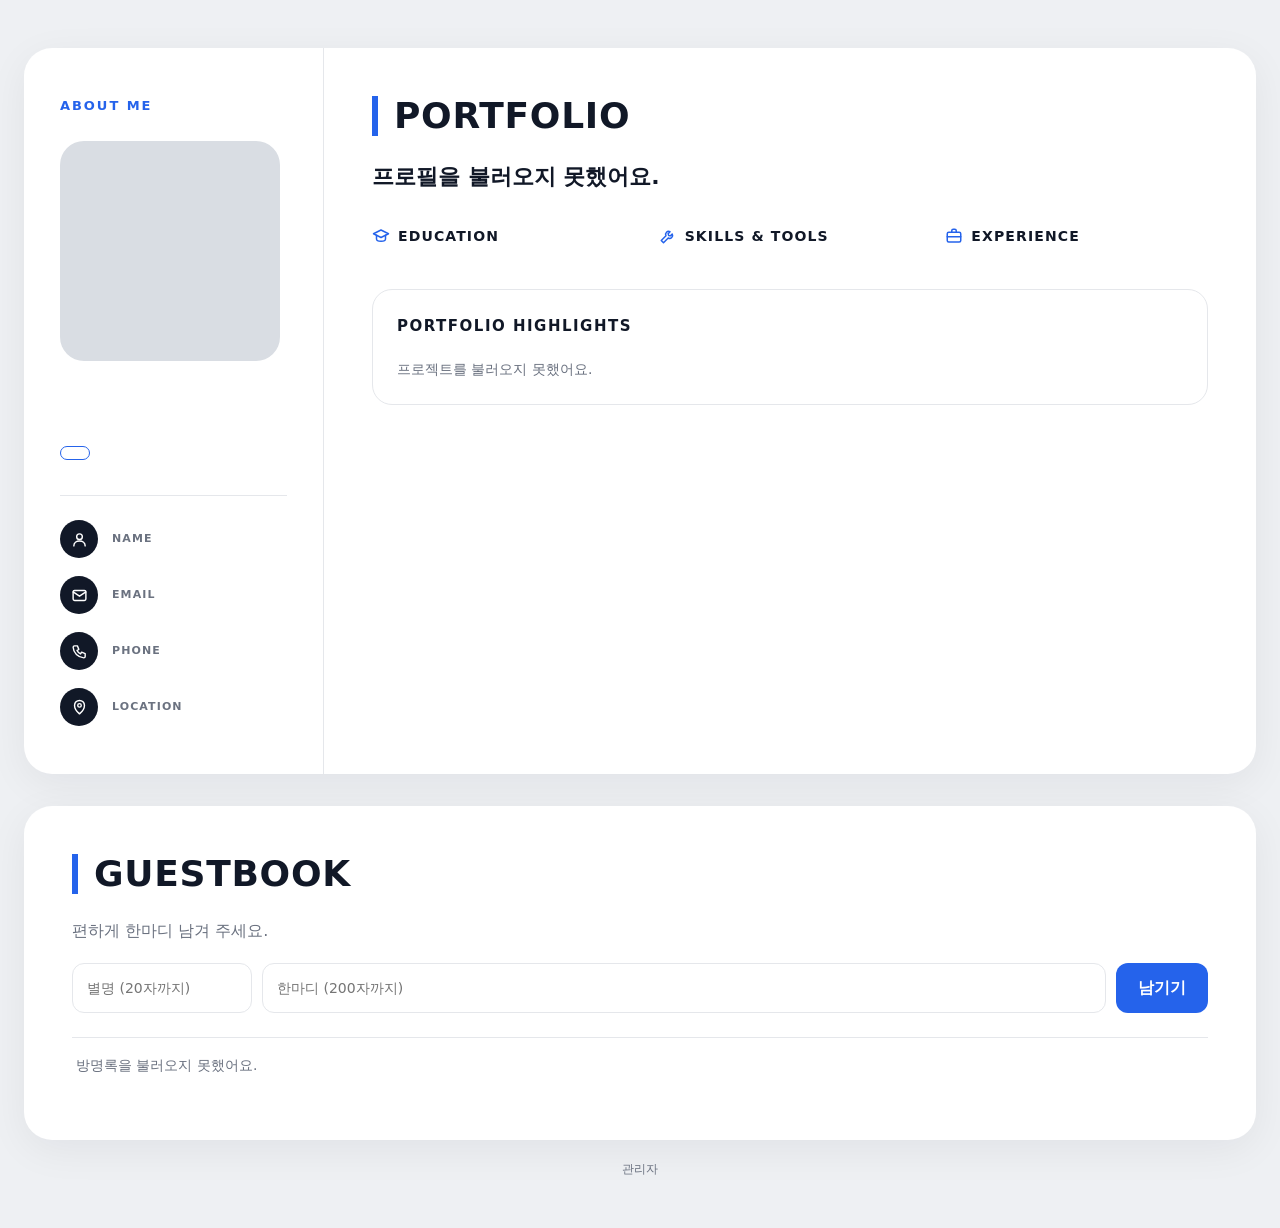
<file: index.html>
<!DOCTYPE html>
<html lang="ko">
<head>
  <meta charset="UTF-8">
  <meta name="viewport" content="width=device-width, initial-scale=1">
  <title>포트폴리오</title>
  <link rel="stylesheet" href="style.css">
</head>
<body>
  <main class="page">

    <!-- 흰 큰 카드 -->
    <section class="sheet resume">

      <!-- 왼쪽: ABOUT ME -->
      <aside class="about">
        <p class="label">ABOUT ME</p>
        <div class="photo" id="photo"></div>
        <h2 class="name" id="name">&nbsp;</h2>
        <p class="job-title" id="title"></p>
        <p class="badge" id="badge" hidden></p>

        <ul class="contact">
          <li>
            <span class="icon-circle">
              <svg viewBox="0 0 24 24"><circle cx="12" cy="8" r="4"/><path d="M4 21c0-4.4 3.6-7 8-7s8 2.6 8 7"/></svg>
            </span>
            <div><small>NAME</small><span id="c-name"></span></div>
          </li>
          <li>
            <span class="icon-circle">
              <svg viewBox="0 0 24 24"><rect x="3" y="5" width="18" height="14" rx="2"/><path d="m3 7 9 6 9-6"/></svg>
            </span>
            <div><small>EMAIL</small><span id="c-email"></span></div>
          </li>
          <li>
            <span class="icon-circle">
              <svg viewBox="0 0 24 24"><path d="M5 4h4l2 5-2.5 1.5a11 11 0 0 0 5 5L15 13l5 2v4a2 2 0 0 1-2 2A16 16 0 0 1 3 6a2 2 0 0 1 2-2"/></svg>
            </span>
            <div><small>PHONE</small><span id="c-phone"></span></div>
          </li>
          <li>
            <span class="icon-circle">
              <svg viewBox="0 0 24 24"><path d="M12 21s-7-6.2-7-12a7 7 0 0 1 14 0c0 5.8-7 12-7 12z"/><circle cx="12" cy="9" r="2.5"/></svg>
            </span>
            <div><small>LOCATION</small><span id="c-location"></span></div>
          </li>
        </ul>
      </aside>

      <!-- 오른쪽: PORTFOLIO -->
      <div class="content">
        <h1 class="big-title">PORTFOLIO</h1>
        <p class="headline" id="headline"></p>
        <p class="intro" id="intro"></p>

        <div class="info-row">
          <div class="info">
            <h3>
              <svg viewBox="0 0 24 24"><path d="M2 9l10-5 10 5-10 5z"/><path d="M6 11v5c0 1.5 2.7 3 6 3s6-1.5 6-3v-5"/></svg>
              EDUCATION
            </h3>
            <p id="education"></p>
          </div>
          <div class="info">
            <h3>
              <svg viewBox="0 0 24 24"><path d="M14.7 6.3a4 4 0 0 0-5.4 5.4L3 18l3 3 6.3-6.3a4 4 0 0 0 5.4-5.4l-2.5 2.5-2.4-.6-.6-2.4z"/></svg>
              SKILLS &amp; TOOLS
            </h3>
            <p id="skills"></p>
          </div>
          <div class="info">
            <h3>
              <svg viewBox="0 0 24 24"><rect x="3" y="7" width="18" height="13" rx="2"/><path d="M9 7V5a2 2 0 0 1 2-2h2a2 2 0 0 1 2 2v2M3 13h18"/></svg>
              EXPERIENCE
            </h3>
            <p id="experience"></p>
          </div>
        </div>

        <div class="highlights">
          <h3 class="highlights-title">PORTFOLIO HIGHLIGHTS</h3>
          <div class="cards" id="cards">
            <p class="empty">불러오는 중…</p>
          </div>
        </div>

        <p class="quote" id="quote"></p>
      </div>
    </section>

    <!-- 방명록 -->
    <section class="sheet guestbook">
      <h2 class="big-title">GUESTBOOK</h2>
      <p class="intro">편하게 한마디 남겨 주세요.</p>

      <form class="gb-form" id="gb-form">
        <input id="gb-nickname" type="text" placeholder="별명 (20자까지)" maxlength="20" autocomplete="off">
        <input id="gb-message" type="text" placeholder="한마디 (200자까지)" maxlength="200" autocomplete="off">
        <button type="button" id="gb-submit">남기기</button>
      </form>
      <p class="gb-error" id="gb-error" hidden></p>

      <ul class="gb-list" id="gb-list">
        <li class="empty">불러오는 중…</li>
      </ul>
    </section>

    <p class="admin-link"><a href="admin.html">관리자</a></p>

  </main>

  <script src="script.js"></script>
</body>
</html>
</file>
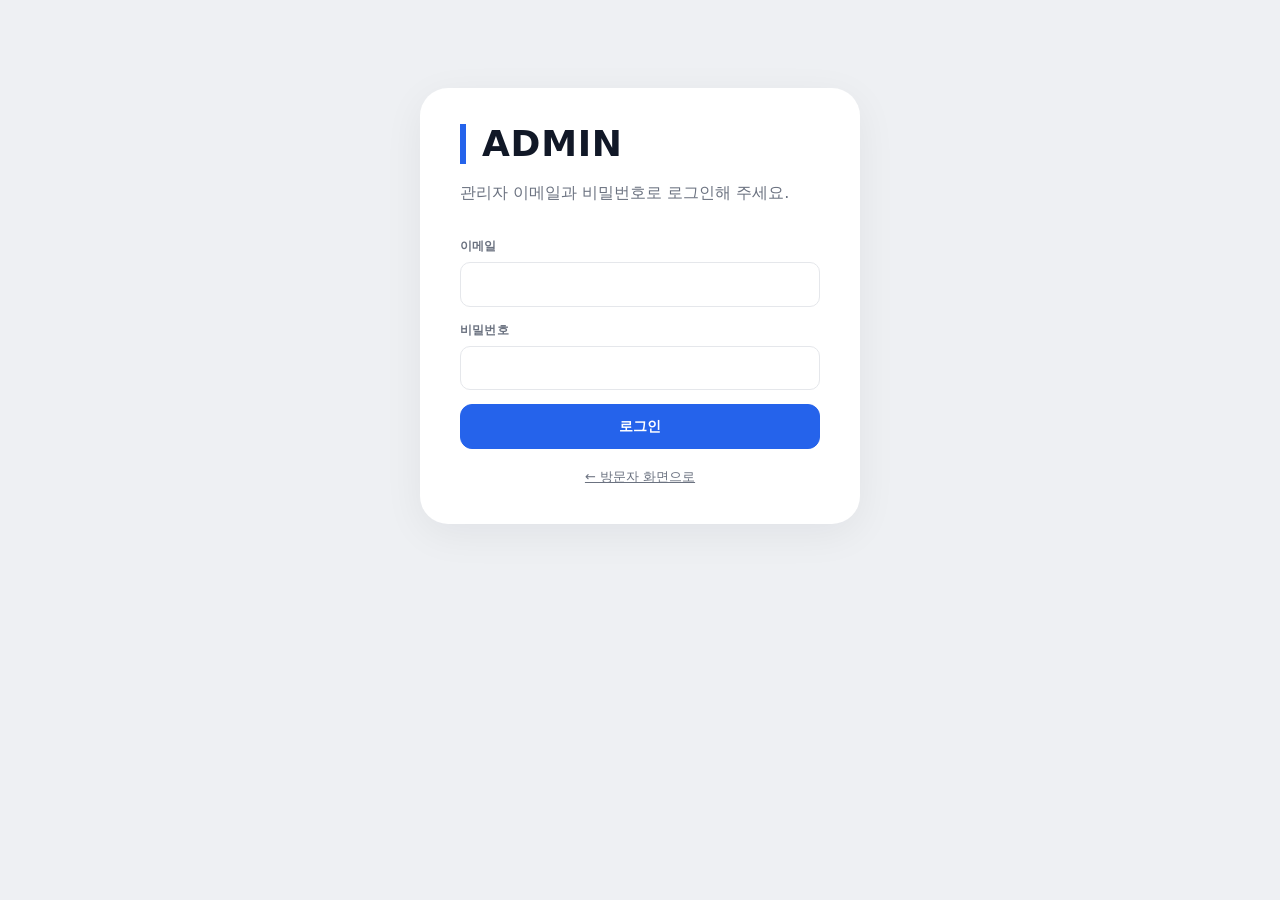
<file: admin.html>
<!DOCTYPE html>
<html lang="ko">
<head>
  <meta charset="UTF-8">
  <meta name="viewport" content="width=device-width, initial-scale=1">
  <meta name="robots" content="noindex">
  <title>관리자 | 포트폴리오</title>
  <link rel="stylesheet" href="style.css">
</head>
<body>
  <main class="page admin">

    <!-- 1. 로그인 화면 -->
    <section class="sheet admin-box login-box" id="login-view" hidden>
      <h1 class="big-title">ADMIN</h1>
      <p class="intro">관리자 이메일과 비밀번호로 로그인해 주세요.</p>
      <label class="field">
        <span>이메일</span>
        <input id="login-email" type="email" autocomplete="username">
      </label>
      <label class="field">
        <span>비밀번호</span>
        <input id="login-password" type="password" autocomplete="current-password">
      </label>
      <p class="msg error" id="login-msg" hidden></p>
      <button type="button" class="btn primary wide" id="login-btn">로그인</button>
      <p class="back-link"><a href="./">← 방문자 화면으로</a></p>
    </section>

    <!-- 2. 관리자가 아닐 때 -->
    <section class="sheet admin-box login-box" id="denied-view" hidden>
      <h1 class="big-title">ADMIN</h1>
      <p class="headline">관리자만 쓸 수 있어요</p>
      <p class="intro" id="denied-email"></p>
      <button type="button" class="btn wide" data-logout>로그아웃</button>
      <p class="back-link"><a href="./">← 방문자 화면으로</a></p>
    </section>

    <!-- 3. 관리자 화면 -->
    <div id="admin-view" hidden>

      <header class="sheet admin-box admin-top">
        <h1 class="big-title">ADMIN</h1>
        <div class="admin-top-right">
          <span class="who" id="who"></span>
          <a class="btn" href="./" target="_blank" rel="noopener">방문자 화면 보기</a>
          <button type="button" class="btn" data-logout>로그아웃</button>
        </div>
      </header>

      <!-- 프로필 -->
      <section class="sheet admin-box">
        <h2 class="section-title">프로필</h2>

        <div class="photo-edit">
          <div class="photo" id="p-photo-preview"></div>
          <div>
            <label class="btn file-btn">
              사진 고르기
              <input type="file" id="p-photo-file" accept="image/png,image/jpeg,image/webp,image/gif">
            </label>
            <button type="button" class="btn" id="p-photo-clear">사진 빼기</button>
            <p class="hint">이미지(PNG·JPG·WEBP·GIF), 10MB까지. 고른 뒤 아래 "프로필 저장"을 눌러야 반영돼요.</p>
            <p class="msg" id="p-photo-msg" hidden></p>
          </div>
        </div>

        <div class="form-grid">
          <label class="field"><span>이름</span><input id="p-name"></label>
          <label class="field"><span>직함</span><input id="p-title"></label>
          <label class="field"><span>경력 배지</span><input id="p-career_badge"></label>
          <label class="field"><span>이메일</span><input id="p-email"></label>
          <label class="field"><span>연락처</span><input id="p-phone"></label>
          <label class="field"><span>위치</span><input id="p-location"></label>
          <label class="field full"><span>한 줄 소개 제목 (이름이 들어가면 파란 밑줄)</span><input id="p-headline"></label>
          <label class="field full"><span>소개 글</span><textarea id="p-intro" rows="4"></textarea></label>
          <label class="field"><span>EDUCATION</span><textarea id="p-education" rows="4"></textarea></label>
          <label class="field"><span>SKILLS &amp; TOOLS</span><textarea id="p-skills" rows="4"></textarea></label>
          <label class="field"><span>EXPERIENCE</span><textarea id="p-experience" rows="4"></textarea></label>
          <label class="field full"><span>맨 아래 인용</span><input id="p-quote"></label>
        </div>

        <div class="actions">
          <p class="msg" id="p-msg" hidden></p>
          <button type="button" class="btn primary" id="p-save">프로필 저장</button>
        </div>
      </section>

      <!-- 포트폴리오 카드 -->
      <section class="sheet admin-box">
        <div class="section-head">
          <h2 class="section-title">포트폴리오 카드</h2>
          <button type="button" class="btn primary" id="proj-add">+ 카드 추가</button>
        </div>

        <!-- 추가·수정 폼 (평소엔 숨김) -->
        <div class="edit-box" id="proj-form" hidden>
          <h3 id="proj-form-title">카드 추가</h3>
          <div class="form-grid">
            <label class="field"><span>번호 (예: 01)</span><input id="f-number"></label>
            <label class="field"><span>분류</span><input id="f-category"></label>
            <label class="field full"><span>제목 (꼭 적기)</span><input id="f-title"></label>
            <label class="field full"><span>설명</span><textarea id="f-description" rows="3"></textarea></label>
            <label class="field full"><span>태그 (쉼표로 나눠 적기. 예: UI/UX 리드 기획, 총괄 PM)</span><input id="f-tags"></label>

            <div class="field">
              <span>썸네일 이미지</span>
              <div class="thumb-preview browser"><div class="browser-bar"><i></i><i></i><i></i></div><div class="browser-view" id="f-thumb-preview"></div></div>
              <div class="file-row">
                <label class="btn file-btn">
                  이미지 고르기
                  <input type="file" id="f-thumb-file" accept="image/png,image/jpeg,image/webp,image/gif">
                </label>
                <button type="button" class="btn" id="f-thumb-clear">빼기</button>
              </div>
              <p class="msg" id="f-thumb-msg" hidden></p>
            </div>

            <div class="field">
              <span>첨부 파일 (이미지 또는 PDF)</span>
              <p class="file-now" id="f-file-now">없음</p>
              <div class="file-row">
                <label class="btn file-btn">
                  파일 고르기
                  <input type="file" id="f-file-file" accept="image/png,image/jpeg,image/webp,image/gif,application/pdf">
                </label>
                <button type="button" class="btn" id="f-file-clear">빼기</button>
              </div>
              <p class="msg" id="f-file-msg" hidden></p>
            </div>

            <p class="hint full">파일은 10MB까지. 고르면 바로 보관함에 올라가고, "카드 저장"을 눌러야 카드에 반영돼요.</p>
          </div>

          <div class="actions">
            <p class="msg" id="f-msg" hidden></p>
            <button type="button" class="btn" id="f-cancel">취소</button>
            <button type="button" class="btn primary" id="f-save">카드 저장</button>
          </div>
        </div>

        <ul class="admin-list" id="proj-list"><li class="empty">불러오는 중…</li></ul>
      </section>

      <!-- 좋아요 -->
      <section class="sheet admin-box">
        <h2 class="section-title">좋아요</h2>
        <ul class="admin-list" id="like-list"><li class="empty">불러오는 중…</li></ul>
      </section>

      <!-- 방명록 -->
      <section class="sheet admin-box">
        <h2 class="section-title">방명록</h2>
        <ul class="admin-list" id="gb-admin-list"><li class="empty">불러오는 중…</li></ul>
      </section>
    </div>

  </main>

  <script src="admin.js"></script>
</body>
</html>
</file>
<file: style.css>
/* ===== 기본 ===== */
* { box-sizing: border-box; }

:root {
  --bg: #eef0f3;        /* 연회색 바탕 */
  --white: #ffffff;
  --blue: #2563eb;      /* 파란 강조색 */
  --blue-soft: #eaf1ff;
  --text: #111827;
  --gray: #6b7280;
  --line: #e5e7eb;
  --chip: #f3f4f6;
}

body {
  margin: 0;
  background: var(--bg);
  color: var(--text);
  font-family: "Pretendard", "Apple SD Gothic Neo", "Malgun Gothic", system-ui, sans-serif;
  line-height: 1.6;
  word-break: keep-all;
}

svg {
  width: 18px;
  height: 18px;
  fill: none;
  stroke: currentColor;
  stroke-width: 2;
  stroke-linecap: round;
  stroke-linejoin: round;
  flex-shrink: 0;
}

.page {
  max-width: 1280px;
  margin: 0 auto;
  padding: 48px 24px;
}

/* 흰 큰 카드 */
.sheet {
  background: var(--white);
  border-radius: 28px;
  box-shadow: 0 10px 40px rgba(17, 24, 39, 0.06);
}

.resume {
  display: grid;
  grid-template-columns: 300px 1fr;
}

/* ===== 왼쪽 ABOUT ME ===== */
.about {
  padding: 48px 36px;
  border-right: 1px solid var(--line);
}

.label {
  margin: 0 0 24px;
  font-size: 13px;
  font-weight: 800;
  letter-spacing: 0.15em;
  color: var(--blue);
}

.photo {
  width: 100%;
  max-width: 220px;
  aspect-ratio: 1 / 1;
  border-radius: 24px;
  background: #d9dde3 center / cover no-repeat;   /* 사진이 없을 때 회색 자리 */
}

.name {
  margin: 24px 0 4px;
  font-size: 28px;
  font-weight: 800;
}

.job-title {
  margin: 0 0 16px;
  color: var(--blue);
  font-weight: 700;
}

.badge {
  display: inline-block;
  margin: 0 0 28px;
  padding: 6px 14px;
  border: 1.5px solid var(--blue);
  border-radius: 999px;
  color: var(--blue);
  font-size: 13px;
  font-weight: 700;
}

.contact {
  list-style: none;
  margin: 0;
  padding: 24px 0 0;
  border-top: 1px solid var(--line);
  display: grid;
  gap: 18px;
}

.contact li {
  display: flex;
  align-items: center;
  gap: 14px;
}

.icon-circle {
  width: 38px;
  height: 38px;
  border-radius: 50%;
  background: var(--text);   /* 동그란 검정 아이콘 */
  color: var(--white);
  display: grid;
  place-items: center;
  flex-shrink: 0;
}

.icon-circle svg { width: 17px; height: 17px; }

.contact div { display: flex; flex-direction: column; min-width: 0; }
.contact small { font-size: 11px; font-weight: 700; letter-spacing: 0.1em; color: var(--gray); }
.contact span { font-size: 14px; font-weight: 600; overflow-wrap: anywhere; }

/* ===== 오른쪽 PORTFOLIO ===== */
.content {
  padding: 48px 48px 40px;
  min-width: 0;
}

.big-title {
  margin: 0 0 24px;
  padding-left: 16px;
  border-left: 6px solid var(--blue);   /* 파란 세로 막대 */
  font-size: 36px;
  font-weight: 900;
  line-height: 1.1;
  letter-spacing: 0.02em;
}

.headline {
  margin: 0 0 12px;
  font-size: 22px;
  font-weight: 800;
  line-height: 1.5;
}

.headline .hl-name {
  text-decoration: underline;
  text-decoration-color: var(--blue);   /* 이름 아래 파란 밑줄 */
  text-decoration-thickness: 4px;
  text-underline-offset: 6px;
}

.intro {
  margin: 0 0 32px;
  color: var(--gray);
  white-space: pre-line;
}

.info-row {
  display: grid;
  grid-template-columns: repeat(3, 1fr);
  gap: 24px;
  margin-bottom: 32px;
}

.info h3 {
  display: flex;
  align-items: center;
  gap: 8px;
  margin: 0 0 10px;
  font-size: 14px;
  font-weight: 800;
  letter-spacing: 0.08em;
}

.info h3 svg { color: var(--blue); }

.info p {
  margin: 0;
  color: var(--gray);
  font-size: 14px;
  white-space: pre-line;
}

/* PORTFOLIO HIGHLIGHTS 상자 */
.highlights {
  border: 1px solid var(--line);
  border-radius: 20px;
  padding: 24px;
}

.highlights-title {
  margin: 0 0 20px;
  font-size: 15px;
  font-weight: 800;
  letter-spacing: 0.1em;
}

.cards {
  display: grid;
  grid-template-columns: repeat(4, 1fr);
  gap: 16px;
}

.card {
  display: flex;
  flex-direction: column;
  border: 1px solid var(--line);
  border-radius: 16px;
  overflow: hidden;
  background: var(--white);
  transition: transform 0.15s, box-shadow 0.15s;
}

.card.clickable { cursor: pointer; }

.card.clickable:hover,
.card.clickable:focus-visible {
  transform: translateY(-3px);
  box-shadow: 0 8px 24px rgba(17, 24, 39, 0.08);
  outline: none;
}

/* 브라우저 창 모양 썸네일 */
.browser {
  background: var(--chip);
  border-bottom: 1px solid var(--line);
}

.browser-bar {
  display: flex;
  gap: 5px;
  padding: 8px 10px;
}

.browser-bar i {
  width: 8px;
  height: 8px;
  border-radius: 50%;
  background: #cfd4dc;
}

.browser-view {
  aspect-ratio: 16 / 10;
  margin: 0 8px 8px;
  border-radius: 6px;
  background: #d9dde3 center / cover no-repeat;
}

.card-body {
  padding: 14px 14px 12px;
  display: flex;
  flex-direction: column;
  gap: 6px;
  flex: 1;
}

.card-meta {
  margin: 0;
  color: var(--blue);
  font-size: 12px;
  font-weight: 700;
}

.card-meta b { margin-right: 6px; }

.card-title {
  margin: 0;
  font-size: 15px;
  font-weight: 800;
  line-height: 1.4;
}

.card-desc {
  margin: 0;
  color: var(--gray);
  font-size: 13px;
  line-height: 1.5;
  display: -webkit-box;
  -webkit-line-clamp: 2;          /* 두 줄까지만 */
  -webkit-box-orient: vertical;
  overflow: hidden;
}

.card-foot {
  margin-top: auto;
  padding-top: 8px;
  display: flex;
  align-items: flex-end;
  justify-content: space-between;
  gap: 8px;
}

.tags { display: flex; flex-wrap: wrap; gap: 4px; }

.tag {
  padding: 2px 8px;
  border-radius: 6px;
  background: var(--chip);
  color: var(--gray);
  font-size: 11px;
  font-weight: 600;
}

.like {
  display: inline-flex;
  align-items: center;
  gap: 4px;
  padding: 4px 8px;
  border: 1px solid var(--line);
  border-radius: 999px;
  background: var(--white);
  color: var(--gray);
  font: inherit;
  font-size: 12px;
  font-weight: 700;
  cursor: pointer;
  flex-shrink: 0;
}

.like svg { width: 15px; height: 15px; }
.like:hover { border-color: #f43f5e; color: #f43f5e; }
.like.liked { border-color: #f43f5e; color: #f43f5e; cursor: default; }
.like.liked svg { fill: #f43f5e; }

.quote {
  margin: 32px 0 0;
  text-align: center;
  font-style: italic;    /* 기울어진 인용 */
  color: var(--gray);
}

.quote:not(:empty)::before { content: "“ "; }
.quote:not(:empty)::after  { content: " ”"; }

.empty {
  grid-column: 1 / -1;
  margin: 0;
  color: var(--gray);
  font-size: 14px;
}

/* ===== 방명록 ===== */
.guestbook {
  margin-top: 32px;
  padding: 48px;
}

.guestbook .intro { margin-bottom: 20px; }

.gb-form {
  display: grid;
  grid-template-columns: 180px 1fr auto;
  gap: 10px;
}

.gb-form input {
  padding: 12px 14px;
  border: 1px solid var(--line);
  border-radius: 12px;
  font: inherit;
  font-size: 14px;
  min-width: 0;
}

.gb-form input:focus { outline: 2px solid var(--blue); outline-offset: -1px; }

.gb-form button {
  padding: 12px 22px;
  border: 0;
  border-radius: 12px;
  background: var(--blue);
  color: var(--white);
  font: inherit;
  font-weight: 700;
  cursor: pointer;
}

.gb-form button:disabled { opacity: 0.6; cursor: default; }

.gb-error { margin: 8px 0 0; color: #dc2626; font-size: 13px; }

.gb-list {
  list-style: none;
  margin: 24px 0 0;
  padding: 0;
  border-top: 1px solid var(--line);
}

.gb-list li {
  padding: 16px 4px;
  border-bottom: 1px solid var(--line);
}

.gb-list li.empty { border-bottom: 0; }

.gb-head { display: flex; align-items: baseline; gap: 10px; margin-bottom: 2px; }
.gb-nick { font-weight: 800; font-size: 14px; }
.gb-date { color: var(--gray); font-size: 12px; }
.gb-msg  { margin: 0; color: #374151; font-size: 14px; overflow-wrap: anywhere; }

/* ===== 화면 폭에 따라 ===== */
@media (max-width: 1100px) {
  .cards { grid-template-columns: repeat(2, 1fr); }
}

@media (max-width: 820px) {
  .page { padding: 16px; }
  .resume { grid-template-columns: 1fr; }        /* 한 줄로 쌓기 */
  .about { border-right: 0; border-bottom: 1px solid var(--line); padding: 32px 24px; }
  .photo { max-width: 160px; }
  .content { padding: 32px 24px; }
  .big-title { font-size: 28px; }
  .headline { font-size: 19px; }
  .info-row { grid-template-columns: 1fr; gap: 18px; }
  .highlights { padding: 16px; }
  .cards { grid-template-columns: 1fr; }
  .guestbook { margin-top: 16px; padding: 32px 24px; }
  .gb-form { grid-template-columns: 1fr; }
}

/* 방문자 화면 맨 아래 관리자 링크 */
.admin-link { margin: 20px 0 0; text-align: center; font-size: 12px; }
.admin-link a { color: var(--gray); text-decoration: none; }
.admin-link a:hover { text-decoration: underline; }

/* ===== 관리자 화면 (admin.html) ===== */
.admin .sheet + .sheet,
.admin .sheet + section { margin-top: 24px; }

.admin-box { padding: 36px 40px; }
.admin-box .big-title { margin-bottom: 16px; }

.login-box { max-width: 440px; margin: 40px auto 0; }
.login-box .field { margin-bottom: 14px; }
.back-link { margin: 18px 0 0; text-align: center; font-size: 13px; }
.back-link a { color: var(--gray); }

.admin-top {
  display: flex;
  align-items: center;
  justify-content: space-between;
  flex-wrap: wrap;
  gap: 16px;
}
.admin-top .big-title { margin: 0; }
.admin-top-right { display: flex; align-items: center; flex-wrap: wrap; gap: 8px; }
.who { color: var(--gray); font-size: 13px; margin-right: 4px; }

.section-head { display: flex; align-items: center; justify-content: space-between; gap: 12px; margin-bottom: 20px; }
.section-head .section-title { margin: 0; }

.section-title {
  margin: 0 0 20px;
  padding-left: 12px;
  border-left: 5px solid var(--blue);
  font-size: 22px;
  font-weight: 800;
  line-height: 1.2;
}

/* 버튼 */
.btn {
  display: inline-flex;
  align-items: center;
  justify-content: center;
  padding: 10px 16px;
  border: 1px solid var(--line);
  border-radius: 12px;
  background: var(--white);
  color: var(--text);
  font: inherit;
  font-size: 14px;
  font-weight: 700;
  text-decoration: none;
  cursor: pointer;
}
.btn:hover { border-color: var(--blue); color: var(--blue); }
.btn:disabled { opacity: 0.45; cursor: default; border-color: var(--line); color: var(--text); }
.btn.primary { background: var(--blue); border-color: var(--blue); color: var(--white); }
.btn.primary:hover { filter: brightness(1.08); color: var(--white); }
.btn.danger:hover { border-color: #dc2626; color: #dc2626; }
.btn.small { padding: 6px 10px; font-size: 13px; border-radius: 10px; }
.btn.wide { width: 100%; }

.file-btn { position: relative; overflow: hidden; }
.file-btn input { position: absolute; inset: 0; opacity: 0; cursor: pointer; }
.file-btn:focus-within { outline: 2px solid var(--blue); outline-offset: 2px; }

/* 입력칸 */
.form-grid { display: grid; grid-template-columns: repeat(3, 1fr); gap: 14px 16px; }
.form-grid .full { grid-column: 1 / -1; }

.field { display: flex; flex-direction: column; gap: 6px; min-width: 0; }
.field > span { font-size: 12px; font-weight: 700; color: var(--gray); letter-spacing: 0.02em; }

.field input,
.field textarea {
  width: 100%;
  padding: 10px 12px;
  border: 1px solid var(--line);
  border-radius: 10px;
  font: inherit;
  font-size: 14px;
  resize: vertical;
}
.field input:focus,
.field textarea:focus { outline: 2px solid var(--blue); outline-offset: -1px; }

.hint { margin: 8px 0 0; color: var(--gray); font-size: 12px; }

.msg { margin: 8px 0 0; font-size: 13px; color: var(--gray); }
.msg.error { color: #dc2626; }
.msg.ok { color: #16a34a; }

.actions { display: flex; align-items: center; justify-content: flex-end; flex-wrap: wrap; gap: 8px; margin-top: 20px; }
.actions .msg { margin: 0 auto 0 0; }

/* 프로필 사진 */
.photo-edit { display: flex; align-items: center; gap: 24px; margin-bottom: 24px; }
.photo-edit .photo { width: 120px; max-width: none; flex-shrink: 0; }

/* 카드 추가·수정 상자 */
.edit-box {
  margin-bottom: 20px;
  padding: 24px;
  border: 1px solid var(--line);
  border-radius: 20px;
  background: #fafbfc;
}
.edit-box h3 { margin: 0 0 16px; font-size: 16px; font-weight: 800; }
.thumb-preview { border: 1px solid var(--line); border-radius: 12px; overflow: hidden; max-width: 260px; }
.file-row { display: flex; gap: 8px; margin-top: 6px; }
.file-now { margin: 0; font-size: 14px; overflow-wrap: anywhere; }
.file-now a { color: var(--blue); }

/* 목록 */
.admin-list { list-style: none; margin: 0; padding: 0; border-top: 1px solid var(--line); }
.admin-list > li { display: flex; align-items: center; gap: 16px; padding: 14px 4px; border-bottom: 1px solid var(--line); }
.admin-list > li.empty { color: var(--gray); font-size: 14px; }

.mini-thumb {
  width: 88px;
  aspect-ratio: 16 / 10;
  border-radius: 8px;
  background: #d9dde3 center / cover no-repeat;
  flex-shrink: 0;
}
.row-info { flex: 1; min-width: 0; }
.row-title { margin: 0; font-weight: 800; font-size: 15px; }
.row-sub { margin: 2px 0 0; color: var(--gray); font-size: 12px; }
.row-btns { display: flex; flex-wrap: wrap; gap: 6px; justify-content: flex-end; }

.like-row .row-title { flex: 1; min-width: 0; }
.like-count { color: #f43f5e; font-weight: 800; font-size: 14px; }

@media (max-width: 820px) {
  .admin-box { padding: 28px 20px; }
  .form-grid { grid-template-columns: 1fr; }
  .photo-edit { flex-direction: column; align-items: flex-start; }
  .admin-list > li { flex-wrap: wrap; }
  .row-btns { width: 100%; justify-content: flex-start; }
}
</file>
